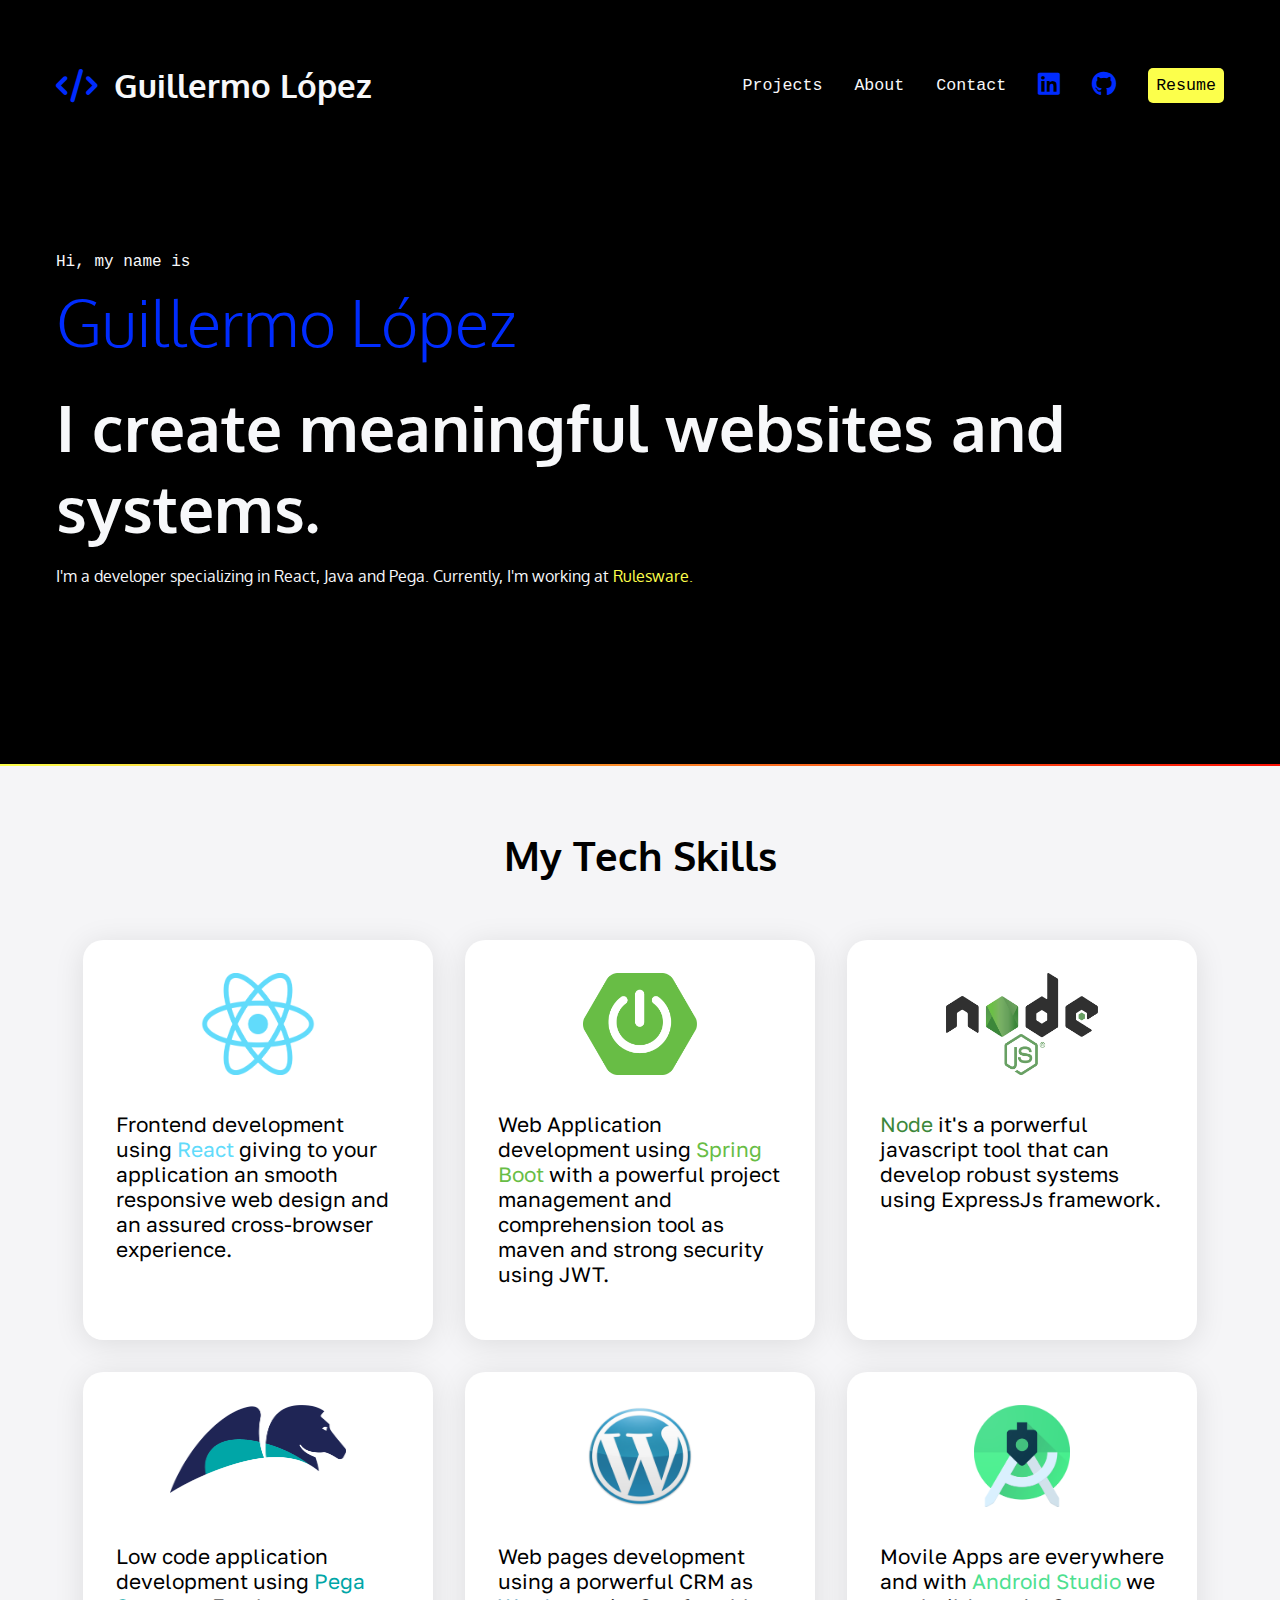
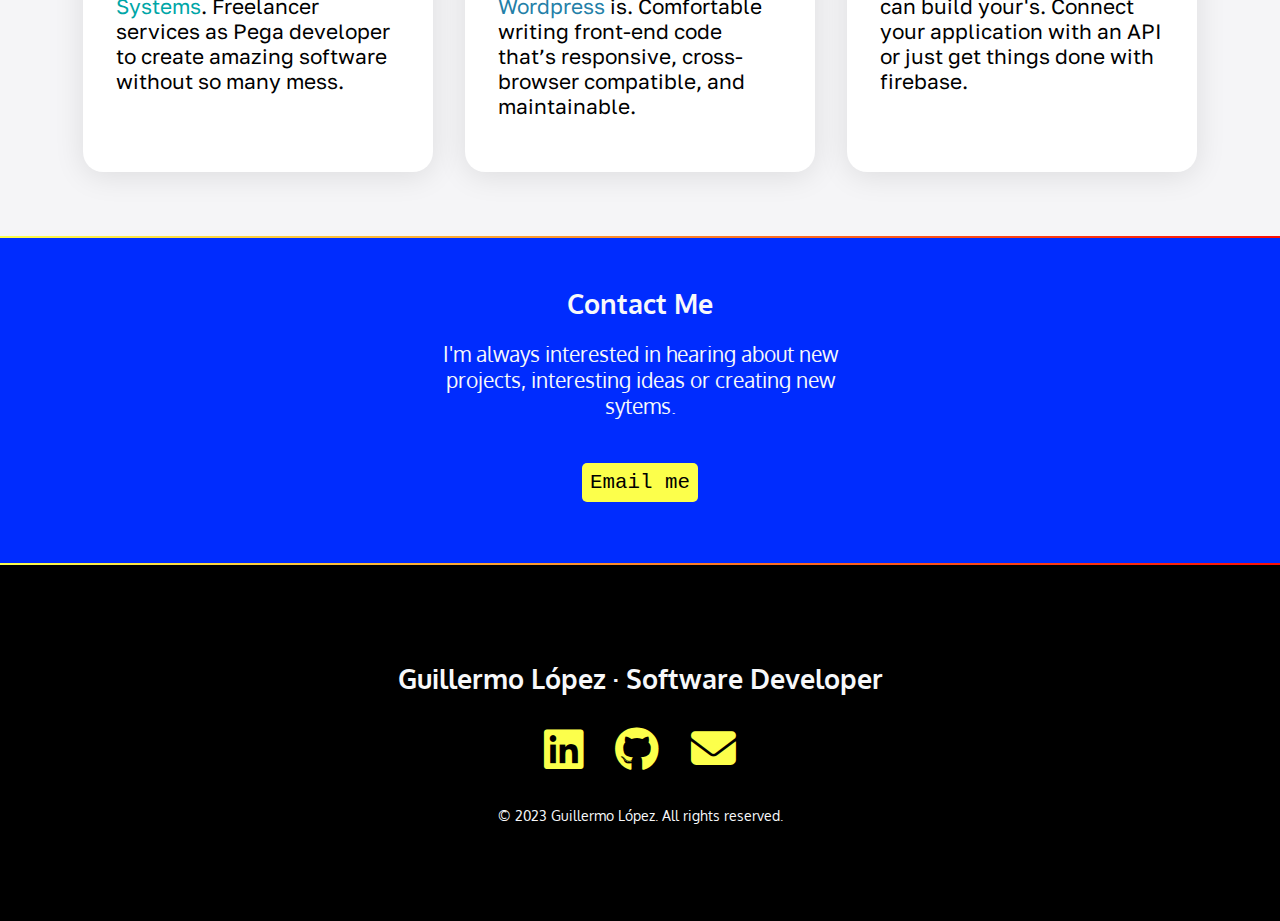
<file: index.html>
<!DOCTYPE html>
<html lang="en">
  <head>
    <meta charset="UTF-8" />
    <meta http-equiv="X-UA-Compatible" content="IE=edge" />
    <meta name="viewport" content="width=device-width, initial-scale=1.0" />
    <title>Guillermo Lopez Portfolio</title>
    <link rel="stylesheet" href="styles.css" />
    <link rel="preconnect" href="https://fonts.googleapis.com" />
    <link rel="preconnect" href="https://fonts.gstatic.com" crossorigin />
    <link rel="icon" href="Pictures/icons8-source-code-48.png">
    <link
      href="https://fonts.googleapis.com/css2?family=Oxygen&family=Roboto+Mono&display=swap"
      rel="stylesheet"
    />
    <link
      rel="stylesheet"
      href="https://cdnjs.cloudflare.com/ajax/libs/font-awesome/6.3.0/css/all.min.css"
    />

    <link rel="preconnect" href="https://fonts.googleapis.com" />
    <link rel="preconnect" href="https://fonts.gstatic.com" crossorigin />
    <link
      href="https://fonts.googleapis.com/css2?family=Golos+Text:wght@500&display=swap"
      rel="stylesheet"
    />
  </head>
  <body>
    <nav>
      <ul>
        <li>
          <h1>
            <a
              ><span class="fa-solid fa-code"></span
              ><span class="nav-name">Guillermo López</span></a
            >
          </h1>
        </li>
        <li><a href="#projects">Projects</a></li>
        <li><a href="about.html">About</a></li>
        <li><a href="#contact">Contact</a></li>
        <li>
          <a
            href="https://www.linkedin.com/in/guillermo-l%C3%B3pez/"
            target="_blank"
            ><span class="fa-brands fa-linkedin" aria-hidden="true"></span
            ><span class="sr-only">LinkedIn</span></a
          >
        </li>
        <li>
          <a href="https://github.com/GuillermoLyH" target="_blank"
            ><span class="fa-brands fa-github" aria-hidden="true"></span
            ><span class="sr-only">Github</span></a
          >
        </li>
        <li>
          <a href="CV-EN-guillermoLopez.pdf" target="_blank" class="resume"
            >Resume</a
          >
        </li>
      </ul>
    </nav>
    <section id="profile">
      <p class="name">Hi, my name is <span>Guillermo López</span></p>

      <h2>I create meaningful websites and systems.</h2>

      <p>
        I'm a developer specializing in React, Java and Pega. Currently, I'm
        working at
        <a href="https://rulesware.com/" target="_blank">Rulesware.</a>
      </p>
    </section>

    <div class="gradient"></div>

    <div class="color-blue">
      <section id="projects">
        <h3>My Tech Skills</h3>
        <section>
          <div class="one">
            <div class="box-img"><img src="Pictures/React-icon.svg.png" alt="ReactJs" /></div>
            
            <p>Frontend development using <span class="react">React</span> giving to your application an smooth responsive web design and an assured cross-browser experience.</p>
          </div>
          <div class="one">
            <div class="box-img"><img src="Pictures/springboot.png" alt="Springboot" /></div>
            
            <p>Web Application development using <span class="spring">Spring Boot</span> with a powerful project management and comprehension tool as maven and strong security using JWT. </p>
          </div>
          <div class="one">
            <div class="box-img"><img src="Pictures/2560px-Node.js_logo.svg.png" alt="NodeJs" id="node" /></div>
            
            <p><span class="node">Node</span> it's a porwerful javascript tool that can develop robust systems using ExpressJs framework.</p>
          </div>
          <div class="one">
            <div class="box-img"><img src="Pictures/PEGA-df8a22df.png" alt="Pega" id="pega" /></div>
            
            <p>Low code application development using <span class="pega">Pega Systems</span>. Freelancer services as Pega developer to create amazing software without so many mess. </p>
          </div>
          <div class="one">
            <div class="box-img"><img src="Pictures/Wordpress_Blue_logo.png" alt="Wordpress" id="wordp"/></div>
            
            <p>Web pages development using a porwerful CRM as <span class="word">Wordpress</span> is. Comfortable writing front-end code that’s responsive, cross-browser compatible, and maintainable.
            </p>
          </div>

          <div class="one">
            <div class="box-img"><img src="Pictures/Android_Studio_Icon_3.6.svg.png" alt="Wordpress" id="as" /></div>
            
            <p>Movile Apps are everywhere and with <span class="android">Android Studio</span> we can build your's. Connect your application with an API or just get things done with firebase.</p>
          </div>
        </section>

        


        <!--
        <article>
          <div class="text">
            <h4>React Js</h4>
            <p class="black-box">
              Description of the project. This should be fairly concise while
              also describing the key components that you developed or worked
              on. It can be as long as you need it to be but should at least be
              a few sentences long. Be sure to include specific links anywhere
              in the description. A link looks like
              <a href="https://frontendmasters.github.io/grid-flexbox-v2/"
                >this</a
              >, and multiple links look <a href="#">like this</a> and
              <a href="#">like this</a>.
            </p>

            <p class="same">Technologies used include:</p>
            <ul>
              <li>HTML</li>
              <li>CSS</li>
              <li>SVG</li>
            </ul>
          </div>

          <img
            src="Pictures/react.png"
            alt="Screenshot of the Wall of Wonder."
          />
        </article>
        <article class="reverse">
          <div class="text">
            <h4>Spring Boot</h4>
            <p class="black-box">
              Description of the project. This should be fairly concise while
              also describing the key components that you developed or worked
              on. It can be as long as you need it to be but should at least be
              a few sentences long. Be sure to include specific links anywhere
              in the description. A link looks like
              <a href="https://frontendmasters.github.io/grid-flexbox-v2/"
                >this</a
              >, and multiple links look <a href="#">like this</a> and
              <a href="#">like this</a>.
            </p>

            <p class="same">Technologies used include:</p>
            <ul>
              <li>HTML</li>
              <li>CSS</li>
              <li>SVG</li>
            </ul>
          </div>

          <img
            src="Pictures/spring-boot.png"
            alt="Screenshot of the Wall of Wonder."
          />
        </article>
        <article>
          <div class="text">
            <h4>Node Js</h4>
            <p class="black-box">
              Description of the project. This should be fairly concise while
              also describing the key components that you developed or worked
              on. It can be as long as you need it to be but should at least be
              a few sentences long. Be sure to include specific links anywhere
              in the description. A link looks like
              <a href="https://frontendmasters.github.io/grid-flexbox-v2/"
                >this</a
              >, and multiple links look <a href="#">like this</a> and
              <a href="#">like this</a>.
            </p>

            <p class="same">Technologies used include:</p>
            <ul>
              <li>HTML</li>
              <li>CSS</li>
              <li>SVG</li>
            </ul>
          </div>

          <img
            src="Pictures/node.png"
            alt="Screenshot of the Wall of Wonder."
          />
        </article>
        <article class="reverse">
          <div class="text">
            <h4>Pega Systems</h4>
            <p class="black-box">
              Description of the project. This should be fairly concise while
              also describing the key components that you developed or worked
              on. It can be as long as you need it to be but should at least be
              a few sentences long. Be sure to include specific links anywhere
              in the description. A link looks like
              <a href="https://frontendmasters.github.io/grid-flexbox-v2/"
                >this</a
              >, and multiple links look <a href="#">like this</a> and
              <a href="#">like this</a>.
            </p>

            <p class="same">Technologies used include:</p>
            <ul>
              <li>HTML</li>
              <li>CSS</li>
              <li>SVG</li>
            </ul>
          </div>

          <img
            src="Pictures/pega.png"
            alt="Screenshot of the Wall of Wonder."
          />
        </article>
        <article>
          <div class="text">
            <h4>Wordpress</h4>
            <p class="black-box">
              Description of the project. This should be fairly concise while
              also describing the key components that you developed or worked
              on. It can be as long as you need it to be but should at least be
              a few sentences long. Be sure to include specific links anywhere
              in the description. A link looks like
              <a href="https://frontendmasters.github.io/grid-flexbox-v2/"
                >this</a
              >, and multiple links look <a href="#">like this</a> and
              <a href="#">like this</a>.
            </p>

            <p class="same">Technologies used include:</p>
            <ul>
              <li>HTML</li>
              <li>CSS</li>
              <li>SVG</li>
            </ul>
          </div>

          <img
            src="Pictures/WordPress-Logo.png"
            alt="Screenshot of the Wall of Wonder."
          />
        </article>

      --></section>
    </div>

    <div class="gradient"></div>

    <div class="section-plum">
      <section class="contct" id="contact">
        <h3>Contact Me</h3>
        <p>
          I'm always interested in hearing about new projects, interesting ideas
          or creating new sytems.
        </p>
        <p>
          <a class="resume" href="mailto:guillermolyh@gmail.com">Email me</a>
        </p>
      </section>
    </div>
    <div class="gradient"></div>

    <section class="links">
      <h3>Guillermo López &middot; Software Developer</h3>
      <ul>
        <li>
          <a
            href="https://www.linkedin.com/in/guillermo-l%C3%B3pez/"
            target="_blank"
            ><span class="fa-brands fa-linkedin" aria-hidden="true"
              ><span class="sr-only">LinkedIn</span></span
            ></a
          >
        </li>
        <li>
          <a href="https://github.com/GuillermoLyH" target="_blank"
            ><span class="fa-brands fa-github" aria-hidden="true"
              ><span class="sr-only">Github</span></span
            ></a
          >
        </li>
        <li>
          <a href="mailto:guillermolyh@gmail.com"
            ><span class="fa-solid fa-envelope" aria-hidden="true"
              ><span class="sr-only">Email</span></span
            ></a
          >
        </li>
      </ul>
      <p><small>&copy; 2023 Guillermo López. All rights reserved.</small></p>
    </section>
  </body>
</html>
</file>
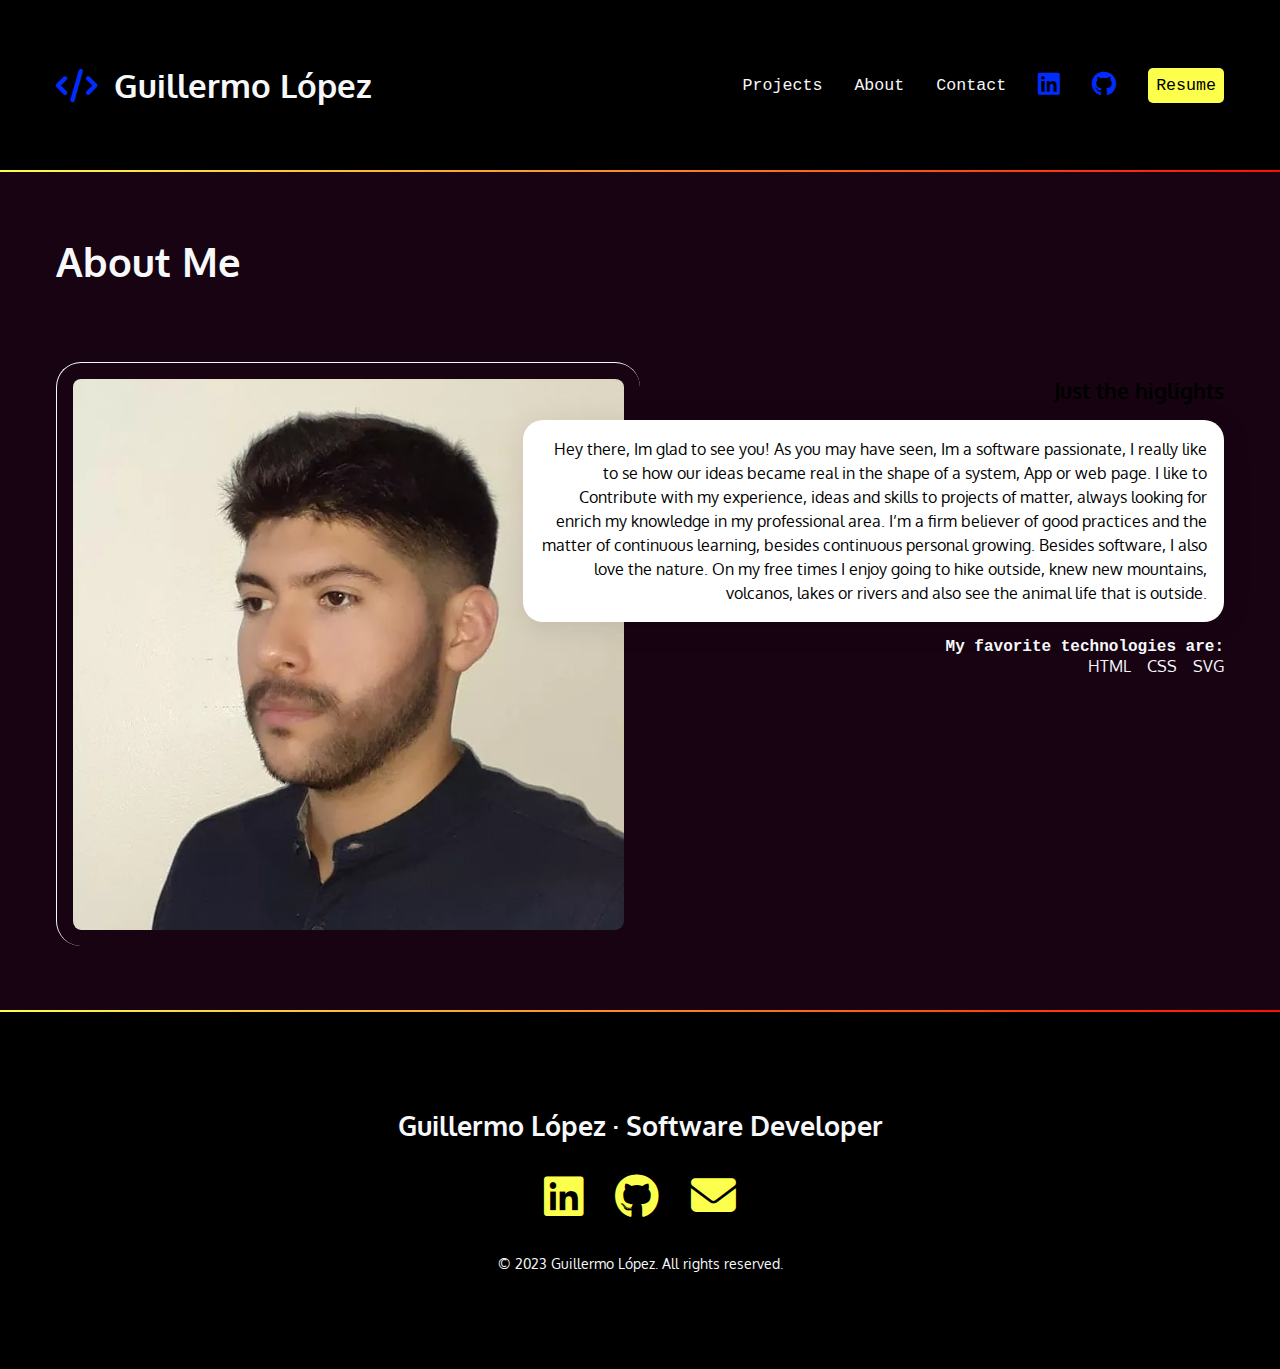
<file: about.html>
<!DOCTYPE html>
<html lang="en">
  <head>
    <meta charset="UTF-8" />
    <meta http-equiv="X-UA-Compatible" content="IE=edge" />
    <meta name="viewport" content="width=device-width, initial-scale=1.0" />
    <title>Guillermo Lopez portfolio</title>
    <link rel="stylesheet" href="styles.css" />
    <link rel="preconnect" href="https://fonts.googleapis.com" />
    <link rel="preconnect" href="https://fonts.gstatic.com" crossorigin />
    <link
      href="https://fonts.googleapis.com/css2?family=Oxygen&family=Roboto+Mono&display=swap"
      rel="stylesheet"
    />
    <link
      rel="stylesheet"
      href="https://cdnjs.cloudflare.com/ajax/libs/font-awesome/6.3.0/css/all.min.css"
    />
  </head>
  <body>
    <nav>
      <ul>
        <li>
          <h1>
            <a href="index.html"
              ><span class="fa-solid fa-code"></span
              ><span class="nav-name">Guillermo López</span></a
            >
          </h1>
        </li>
        <li><a href="index.html#projects">Projects</a></li>
        <li><a>About</a></li>
        <li><a href="index.html#contact">Contact</a></li>
        <li>
          <a
            href="https://www.linkedin.com/in/guillermo-l%C3%B3pez/"
            target="_blank"
            ><span class="fa-brands fa-linkedin" aria-hidden="true"></span
            ><span class="sr-only">LinkedIn</span></a
          >
        </li>
        <li>
          <a href="https://github.com/GuillermoLyH" target="_blank"
            ><span class="fa-brands fa-github" aria-hidden="true"></span
            ><span class="sr-only">Github</span></a
          >
        </li>
        <li>
          <a href="CV-EN-guillermoLopez.pdf" target="_blank" class="resume"
            >Resume</a
          >
        </li>
      </ul>
    </nav>
    <div class="gradient"></div>

    <div class="color-blue about-sec">
      <section id="about-me">
        <h3>About Me</h3>
        <article class="reverse">
          <div class="text">
            <h4>Just the higlights</h4>
            <p class="black-box me-box">
              Hey there, Im glad to see you! As you may have seen, Im a software
              passionate, I really like to se how our ideas became real in the
              shape of a system, App or web page. I like to Contribute with my
              experience, ideas and skills to projects of matter, always looking
              for enrich my knowledge in my professional area. I’m a firm
              believer of good practices and the matter of continuous learning,
              besides continuous personal growing. Besides software, I also love
              the nature. On my free times I enjoy going to hike outside, knew
              new mountains, volcanos, lakes or rivers and also see the animal
              life that is outside.
            </p>

            <p class="same">My favorite technologies are:</p>
            <ul>
              <li>HTML</li>
              <li>CSS</li>
              <li>SVG</li>
            </ul>
          </div>

          <img class="about-img"
            src="Pictures/me-profile.jpg"
            alt="Picture of me"
          />
        </article>
      </section>
    </div>

    <div class="gradient"></div>

    <section class="links">
      <h3>Guillermo López &middot; Software Developer</h3>
      <ul>
        <li>
          <a
            href="https://www.linkedin.com/in/guillermo-l%C3%B3pez/"
            target="_blank"
            ><span class="fa-brands fa-linkedin" aria-hidden="true"
              ><span class="sr-only">LinkedIn</span></span
            ></a
          >
        </li>
        <li>
          <a href="https://github.com/GuillermoLyH" target="_blank"
            ><span class="fa-brands fa-github" aria-hidden="true"
              ><span class="sr-only">Github</span></span
            ></a
          >
        </li>
        <li>
          <a href="mailto:guillermolyh@gmail.com"
            ><span class="fa-solid fa-envelope" aria-hidden="true"
              ><span class="sr-only">Email</span></span
            ></a
          >
        </li>
      </ul>
      <p><small>&copy; 2023 Guillermo López. All rights reserved.</small></p>
    </section>
  </body>
</html>
</file>
<file: styles.css>
:root {
  --black: #000000;
  --dkblue: #000000;
  --plum: #002cfe;
  --hotmag: #d7d982;
  --magenta: #fcff4b;
  --aqua: #002cfe;
  --white: #f7f8fa;
  --font-size: 1.3rem;
  --mono: "Oxygen mono", monospace;
  --sans: "Oxygen", sans-serif;
  --apple: 'Golos Text', sans-serif;
}
/* border box model: https://css-tricks.com/box-sizing/ */
html {
  box-sizing: border-box;
}
*,
*::before,
*::after {
  box-sizing: inherit;
}

body {
  padding: 0;
  margin: 0;
  font-family: var(--sans);
  background-color: var(--black);
  color: var(--white);
  font-size: var(--font-size);
}

h1,
h2,
h3 {
  margin: 0;
}

a {
  color: var(--magenta);
}

a:hover {
  color: var(--hotmag);
  text-decoration: none;
}

/*BC color divs*/

.section-plum {
  background-color: var(--plum);
}

.gradient {
  background: rgb(252, 255, 75);
  background: linear-gradient(
    90deg,
    rgba(252, 255, 75, 1) 0%,
    rgba(251, 15, 4, 1) 100%
  );
  height: 2px;
}

/*profile styles*/

#profile {
  padding: 4rem 1rem 10rem 1rem;
  max-width: 1200px;
  margin: 0 auto;
  padding-bottom: 10rem;
}

#profile p {
  font-size: 1rem;
  line-height: 1.5;
  font-family: var(--sans);
}

#profile .name {
  font-family: var(--mono);
  font-size: 1rem;
  line-height: 1.5;
}

.name span {
  font-family: var(--sans);
  font-size: 4rem;
  color: var(--aqua);
  display: block;
  font-weight: 300;
}

#profile h2 {
  font-size: 4rem;
  font-weight: bold;
}

.contct {
  width: 400px;
  text-align: center;
  margin: 0 auto;
  padding: 3rem 0;
}
.contct p:last-child {
  margin-top: 3rem;
}

nav {
  font-family: var(--mono);
  font-size: 80%;
  padding: 4rem 1rem;
}

nav h1 a {
  font-family: var(--sans);
}

nav ul {
  list-style-type: none;
  padding: 0;
  margin: 0;
  display: flex;
  flex-flow: row wrap;
  justify-content: center;
  align-items: center;
  gap: 2rem;
}

nav li:first-child {
  flex-basis: 100%;
  text-align: center;
}

nav [class*="fa-"] {
  font-size: 150%;
  color: var(--aqua);
}

nav h1 [class*="fa-"] {
  font-size: 100%;
  color: var(--aqua);
}

nav a {
  color: var(--white);
  text-decoration: none;
  display: block;
}

nav a:hover,
nav [class*="fa-"]:hover {
  color: var(--magenta);
}

.nav-name {
  margin-left: 1rem;
}

.resume {
  background-color: var(--magenta);
  padding: 0.5rem;
  border-radius: 5px;
  color: var(--black);
  text-decoration: none;
  font-family: var(--mono);
}

.resume:hover {
  color: var(--white);
  background-color: var(--hotmag);
  color: var(--black);
}

/*projects section*/

.color-blue {
  background-color: #F5F5F7;
}

#projects,
#about-me {
  padding: 4rem 1rem;
  background-color: #F5F5F7;
}

#projects h3,
#about-me h3 {
  font-size: 2.5rem;
  margin-bottom: calc(2.5rem * 1.5);
}

#projects h4,
#about-me h4 {
  color: var(--black);
  margin: 2rem 0 0 0;
}

.same {
  font-size: 1rem;
  font-family: var(--mono);
  font-weight: bold;
  margin: 0;
}

.black-box {
  background-color: #FFFFFF;
    border-radius: 20px;
    box-shadow: 0 4px 30px rgb(0 0 0 / 10%);
    border: 1px solid rgba(255, 255, 255, 0.3);
  padding: 1rem;
  border-radius: 20px;
  color: var(--black);
  font-size: 1rem;
  line-height: 1.5;
  font-family: var(--sans);
  
}

#projects ul,
#about-me ul {
  list-style-type: none;
  padding: 0;
  margin: 0;
  display: flex;
  flex-flow: row wrap;
  justify-content: flex-start;
  gap: 1rem;
  font-size: 1rem;
}

#projects img,
#about-me img {
  margin: 1rem 0 0 0;
  padding: 1rem;
}

img {
  width: 100%;
}



@media (min-width: 800px) {
 
  #about-me {
    max-width: 1200px;
    margin: 0 auto;
    background-color: #F5F5F7;  
  }

  .about-sec {
    background-color: #170312;
  }

  article {
    display: grid;
    grid-template-columns: repeat(10, 1fr);
  }

  #projects img,
  #about-me img {
    grid-column: 1/6;
    grid-row: 1/2;

  }

  .text {
    grid-column: 5/11;
    grid-row: 1/2;
    order: 2;
    text-align: right;
  }

  #projects ul,
  #about-me ul {
    justify-content: flex-end;
  }
}

#projects .reverse .text {
  grid-column: 1/7;
  order: 2;
  text-align: left;
}
#projects .reverse img {
  grid-column: 6/11;
  grid-row: 1/2;
}
#projects .reverse ul {
  justify-content: flex-start;
}

/*new */




@media (min-width: 850px) {
  nav {
    max-width: 1200px;
    margin: 0 auto;
  }

  nav li:first-child {
    flex-basis: auto;
    text-align: left;
    margin-right: auto;
  }
}

.links {
  font-size: 80%;
  padding: 1rem;
  padding: 4rem 0;
}

.links ul {
  list-style-type: none;
  padding: 0;
  margin: 0;
  display: flex;
  flex-flow: row wrap;
  justify-content: center;
  align-items: center;
  gap: 2rem;
}

.links [class*="fa-"] {
  font-size: 270%;
  color: var(--magenta);
}

.links [class*="fa-"]:hover {
  font-size: 270%;
  color: var(--hotmag);
}

.links h3 {
  text-align: center;
  justify-content: center;
  padding: 2rem 0;
}

.links p {
  text-align: center;
  justify-content: center;
  padding: 1rem 0;
}

h3 {
  font-size: 1.7rem;
}

.me-tittle {
  color: var(--aqua);
  margin: 0;
  font-size: 1.17em;
  font-weight: bold;
}

a {
  text-decoration: none;
}

/* Skills section */

#projects section {
  display: flex;
  flex-flow: row wrap;
  justify-content: center;
  align-items: center;
  gap: 2rem;
}

#projects .one {
background-color: #FFFFFF;
border-radius: 20px;
box-shadow: 0 4px 30px rgba(0, 0, 0, 0.1);
border: 1px solid rgba(255, 255, 255, 0.3);
width: 350px;
height: 400px;
display: flex;
flex-direction: column;
align-items: center;
}

#projects div img {
  width: 42%;
  max-height: 150px;
}

#projects div p{
  font-family: var(--apple);
  color: #000000;
  padding: 0 2rem 0 2rem;
}

#projects div p span{
  font-family: var(--apple);
}

.react {
  color: #61DBFB;
}

.spring {
  color: #68BD45;
}

.node {
  color: #3C873A;
}

.pega {
  color: #00A6A7;
}

.word {
  color: #247FA8;
}

.android {
  color: #4DE090;
}

#projects h3 {
  color:#000000;
  text-align: center;
}

.about-img {
  margin: 2rem 0 4rem 0;
    padding: 1rem;
    border-left: 1px solid var(--white);
    border-top: 1px solid var(--white);
    border-radius: 25px;
}

.about-sec #about-me {
  background-color: #170312;
}

.box-img {
height: 150px;  
width: 100%;
display: flex;
justify-content: center
}
#projects div #node {
  width: 53%;
}
#projects div #pega {
  width: 60%;
  height: 120px;
}
#projects div #as {
  width: 37%;
}

#projects div #wordp {
  width: 40%;
}
</file>
